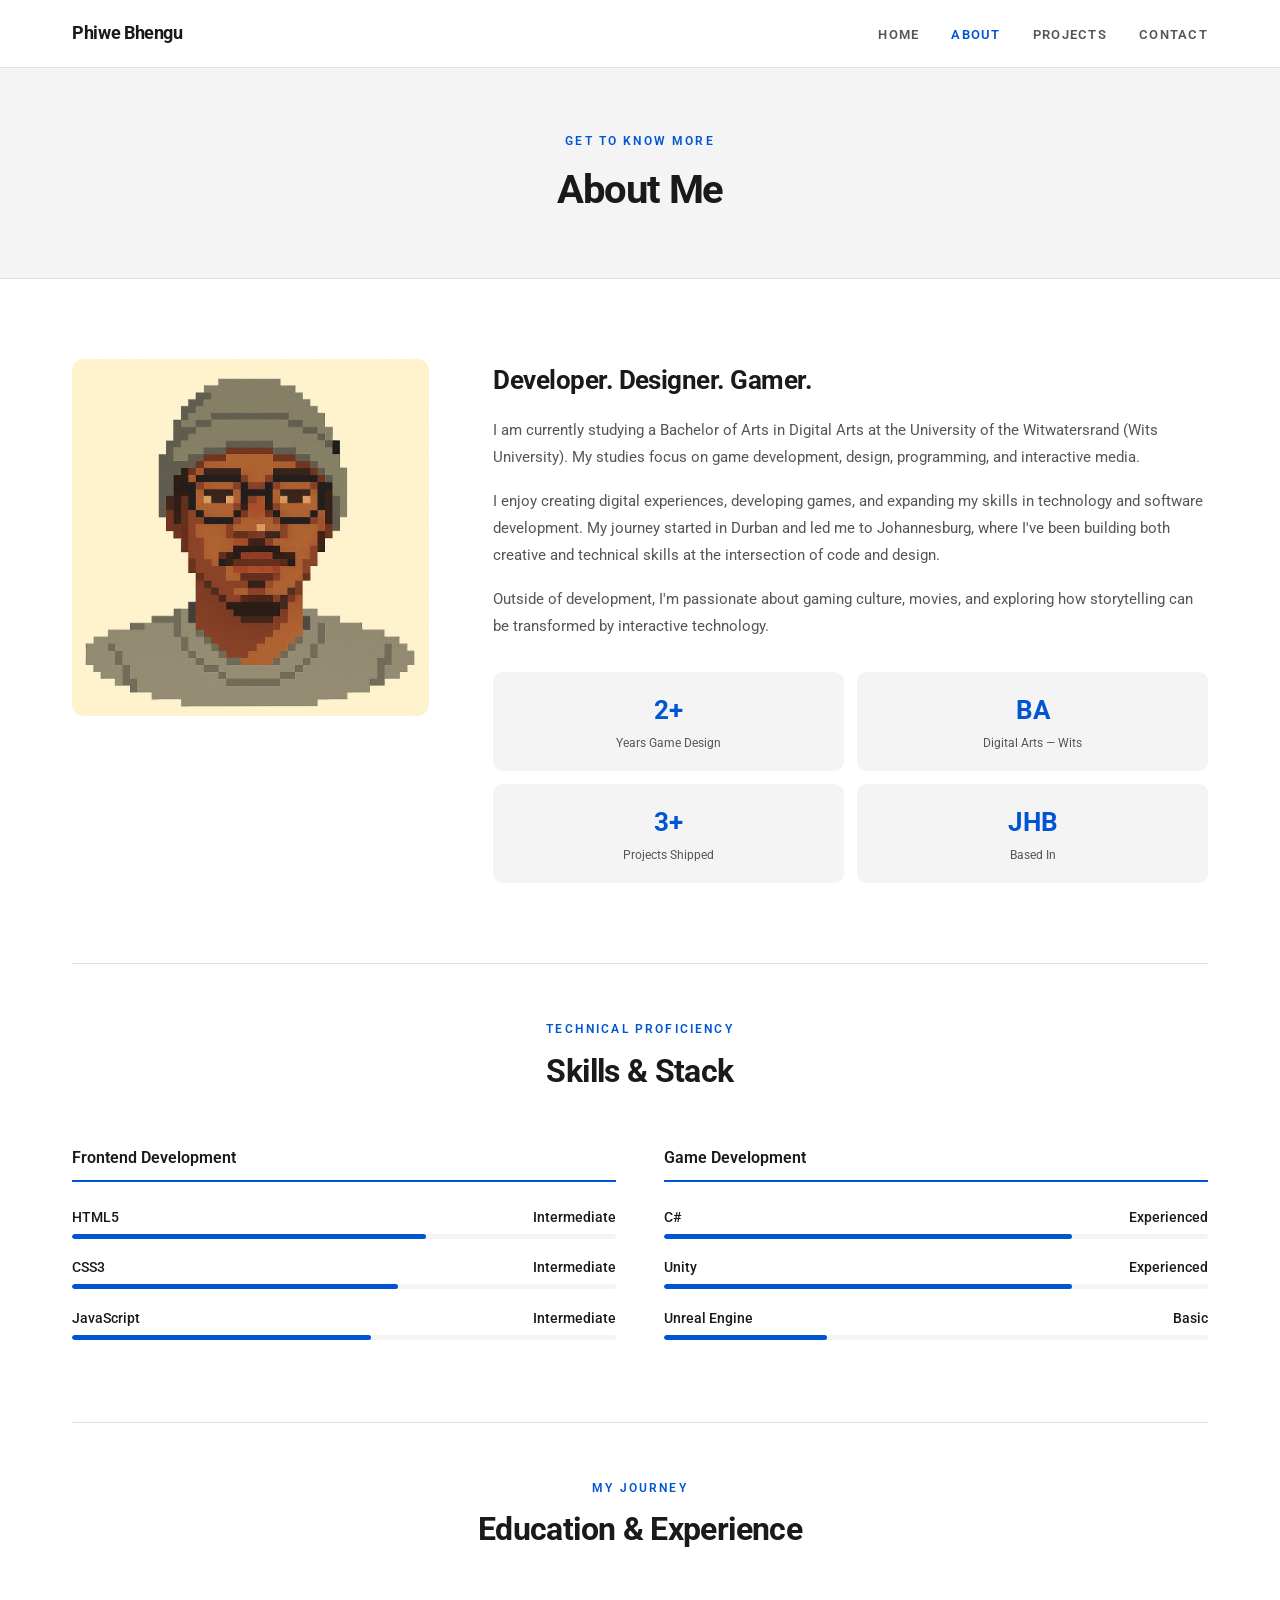
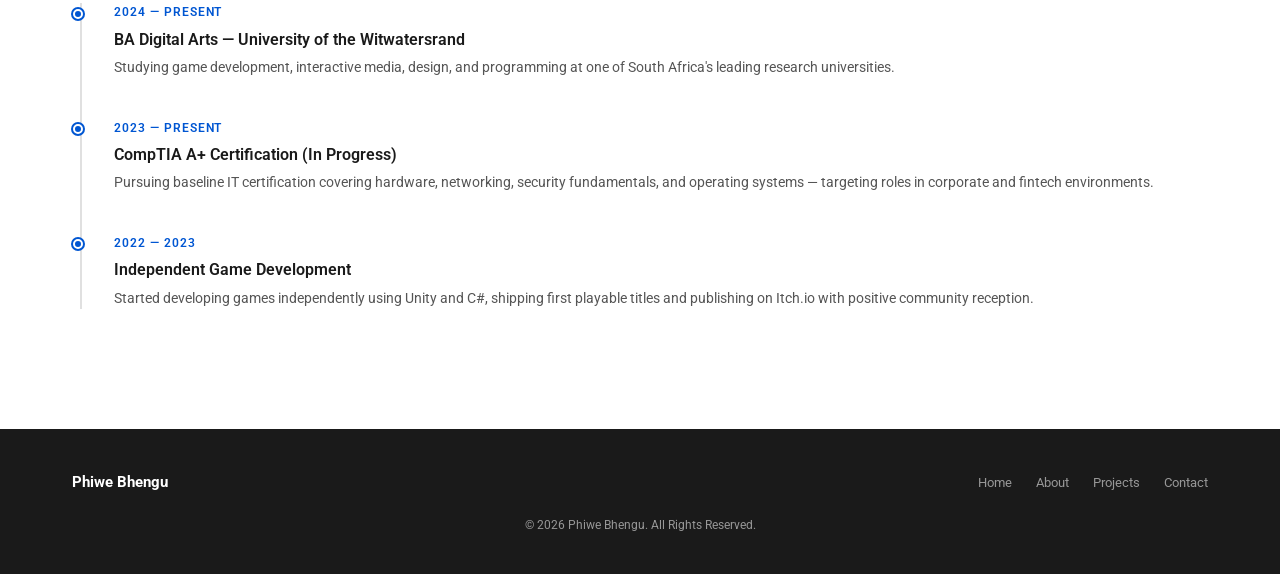
<file: about.html>
<!DOCTYPE html>
<html lang="en">
<head>
  <meta charset="UTF-8" />
  <meta name="viewport" content="width=device-width, initial-scale=1.0" />
  <title>About — Phiwe Bhengu</title>
  <link rel="stylesheet" href="style.css" />
  <link rel="stylesheet" href="mediaqueries.css" />
</head>
<body>

  <div id="nav-placeholder"></div>

  <main>

    <div class="page-hero">
      <div class="container">
        <p class="overline">Get To Know More</p>
        <h1>About Me</h1>
      </div>
    </div>

    <section class="page-section">
      <div class="container">

        <!-- ===== BIO SECTION ===== -->
        <div class="about-grid">
          <div>
            <img
              src="./Assets/Profile Pic 1.jpeg"
              alt="Phiwe Bhengu"
              class="about-image"
            />
          </div>
          <div class="about-text">
            <h2>Developer. Designer. Gamer.</h2>
            <p>
              I am currently studying a Bachelor of Arts in Digital Arts at the 
              University of the Witwatersrand (Wits University). My studies 
              focus on game development, design, programming, and interactive media.
            </p>
            <p>
              I enjoy creating digital experiences, developing games, and expanding 
              my skills in technology and software development. My journey started 
              in Durban and led me to Johannesburg, where I've been building both 
              creative and technical skills at the intersection of code and design.
            </p>
            <p>
              Outside of development, I'm passionate about gaming culture, movies, 
              and exploring how storytelling can be transformed by interactive 
              technology.
            </p>

            <div class="stat-grid">
              <div class="stat-box">
                <div class="number">2+</div>
                <div class="label">Years Game Design</div>
              </div>
              <div class="stat-box">
                <div class="number">BA</div>
                <div class="label">Digital Arts — Wits</div>
              </div>
              <div class="stat-box">
                <div class="number">3+</div>
                <div class="label">Projects Shipped</div>
              </div>
              <div class="stat-box">
                <div class="number">JHB</div>
                <div class="label">Based In</div>
              </div>
            </div>
          </div>
        </div>

        <hr class="divider" />

        <!-- ===== SKILLS SECTION ===== -->
        <div class="section-header">
          <p class="overline">Technical Proficiency</p>
          <h2>Skills &amp; Stack</h2>
        </div>

        <div class="skills-grid">
          <div class="skill-category">
            <h3>Frontend Development</h3>
            <div class="skill-item">
              <div class="skill-header">
                <span>HTML5</span><span>Intermediate</span>
              </div>
              <div class="skill-bar">
                <div class="skill-fill" data-width="65%"></div>
              </div>
            </div>
            <div class="skill-item">
              <div class="skill-header">
                <span>CSS3</span><span>Intermediate</span>
              </div>
              <div class="skill-bar">
                <div class="skill-fill" data-width="60%"></div>
              </div>
            </div>
            <div class="skill-item">
              <div class="skill-header">
                <span>JavaScript</span><span>Intermediate</span>
              </div>
              <div class="skill-bar">
                <div class="skill-fill" data-width="55%"></div>
              </div>
            </div>
          </div>

          <div class="skill-category">
            <h3>Game Development</h3>
            <div class="skill-item">
              <div class="skill-header">
                <span>C#</span><span>Experienced</span>
              </div>
              <div class="skill-bar">
                <div class="skill-fill" data-width="75%"></div>
              </div>
            </div>
            <div class="skill-item">
              <div class="skill-header">
                <span>Unity</span><span>Experienced</span>
              </div>
              <div class="skill-bar">
                <div class="skill-fill" data-width="75%"></div>
              </div>
            </div>
            <div class="skill-item">
              <div class="skill-header">
                <span>Unreal Engine</span><span>Basic</span>
              </div>
              <div class="skill-bar">
                <div class="skill-fill" data-width="30%"></div>
              </div>
            </div>
          </div>
        </div>

        <hr class="divider" />

        <!-- ===== EXPERIENCE TIMELINE ===== -->
        <div class="section-header">
          <p class="overline">My Journey</p>
          <h2>Education &amp; Experience</h2>
        </div>

        <div class="timeline">
          <div class="timeline-item">
            <div class="timeline-year">2024 — Present</div>
            <h4>BA Digital Arts — University of the Witwatersrand</h4>
            <p>
              Studying game development, interactive media, design, and programming 
              at one of South Africa's leading research universities.
            </p>
          </div>
          <div class="timeline-item">
            <div class="timeline-year">2023 — Present</div>
            <h4>CompTIA A+ Certification (In Progress)</h4>
            <p>
              Pursuing baseline IT certification covering hardware, networking, 
              security fundamentals, and operating systems — targeting roles 
              in corporate and fintech environments.
            </p>
          </div>
          <div class="timeline-item">
            <div class="timeline-year">2022 — 2023</div>
            <h4>Independent Game Development</h4>
            <p>
              Started developing games independently using Unity and C#, 
              shipping first playable titles and publishing on Itch.io 
              with positive community reception.
            </p>
          </div>
        </div>

      </div>
    </section>

  </main>

  <div id="footer-placeholder"></div>
  <script src="script.js"></script>
</body>
</html>
</file>
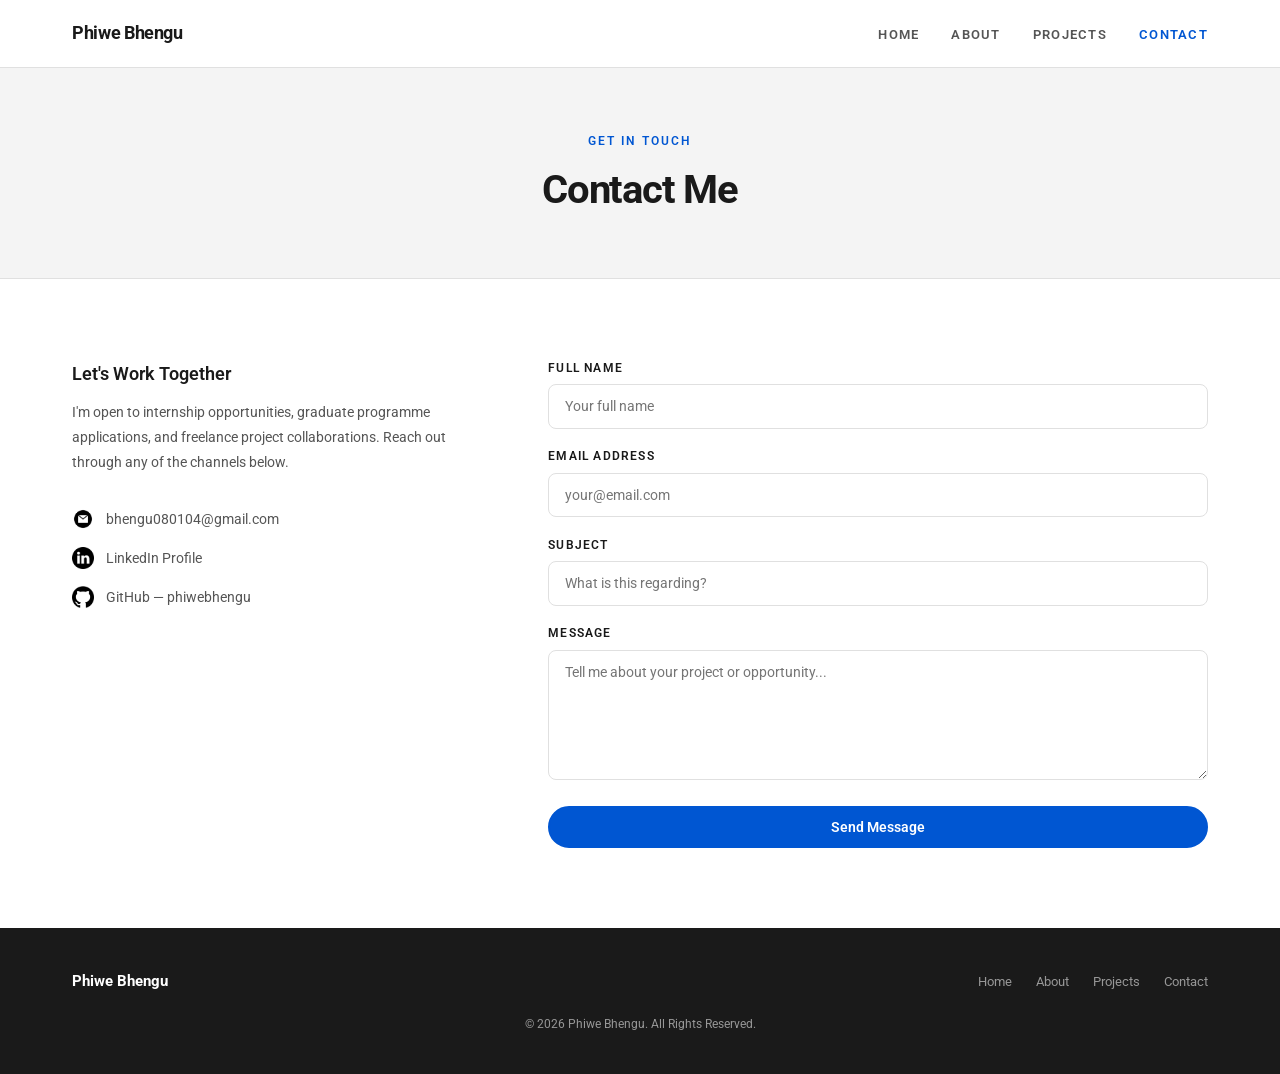
<file: contact.html>
<!DOCTYPE html>
<html lang="en">
<head>
  <meta charset="UTF-8" />
  <meta name="viewport" content="width=device-width, initial-scale=1.0" />
  <title>Contact — Phiwe Bhengu</title>
  <link rel="stylesheet" href="style.css" />
  <link rel="stylesheet" href="mediaqueries.css" />
</head>
<body>

  <div id="nav-placeholder"></div>

  <main>

    <div class="page-hero">
      <div class="container">
        <p class="overline">Get In Touch</p>
        <h1>Contact Me</h1>
      </div>
    </div>

    <section class="page-section">
      <div class="container">
        <div class="contact-layout">

          <!-- Left: Contact info -->
          <div class="contact-info">
            <h3>Let's Work Together</h3>
            <p>
              I'm open to internship opportunities, graduate programme 
              applications, and freelance project collaborations. 
              Reach out through any of the channels below.
            </p>

            <a href="mailto:bhengu080104@gmail.com" class="contact-link">
              <img src="./Assets/email.png" alt="Email" class="icon" />
              bhengu080104@gmail.com
            </a>

            <a
              href="https://www.linkedin.com/in/phiwebhengu/"
              class="contact-link"
              target="_blank"
              rel="noopener"
            >
              <img src="./Assets/linkedin.png" alt="LinkedIn" class="icon" />
              LinkedIn Profile
            </a>

            <a
              href="https://github.com/phiwebhengu"
              class="contact-link"
              target="_blank"
              rel="noopener"
            >
              <img src="./Assets/github.png" alt="GitHub" class="icon" />
              GitHub — phiwebhengu
            </a>
          </div>

          <!-- Right: Contact form (Interaction 4) -->
          <div>
            <form id="contact-form" novalidate>

              <div class="form-group">
                <label for="name">Full Name</label>
                <input
                  type="text"
                  id="name"
                  name="name"
                  placeholder="Your full name"
                  autocomplete="name"
                />
                <span class="form-error" id="name-error">
                  Please enter your name.
                </span>
              </div>

              <div class="form-group">
                <label for="email">Email Address</label>
                <input
                  type="email"
                  id="email"
                  name="email"
                  placeholder="your@email.com"
                  autocomplete="email"
                />
                <span class="form-error" id="email-error">
                  Please enter a valid email address.
                </span>
              </div>

              <div class="form-group">
                <label for="subject">Subject</label>
                <input
                  type="text"
                  id="subject"
                  name="subject"
                  placeholder="What is this regarding?"
                />
                <span class="form-error" id="subject-error">
                  Please enter a subject.
                </span>
              </div>

              <div class="form-group">
                <label for="message">Message</label>
                <textarea
                  id="message"
                  name="message"
                  placeholder="Tell me about your project or opportunity..."
                ></textarea>
                <span class="form-error" id="message-error">
                  Please enter a message.
                </span>
              </div>

              <button type="submit" class="btn btn-primary" style="width:100%;">
                Send Message
              </button>

            </form>

            <!-- Success state (shown after valid submit) -->
            <div class="form-success" id="form-success">
              <h3>Message Sent!</h3>
              <p>Thanks for reaching out. I'll get back to you within 1–2 business days.</p>
            </div>
          </div>

        </div>
      </div>
    </section>

  </main>

  <div id="footer-placeholder"></div>
  <script src="script.js"></script>
</body>
</html>
</file>
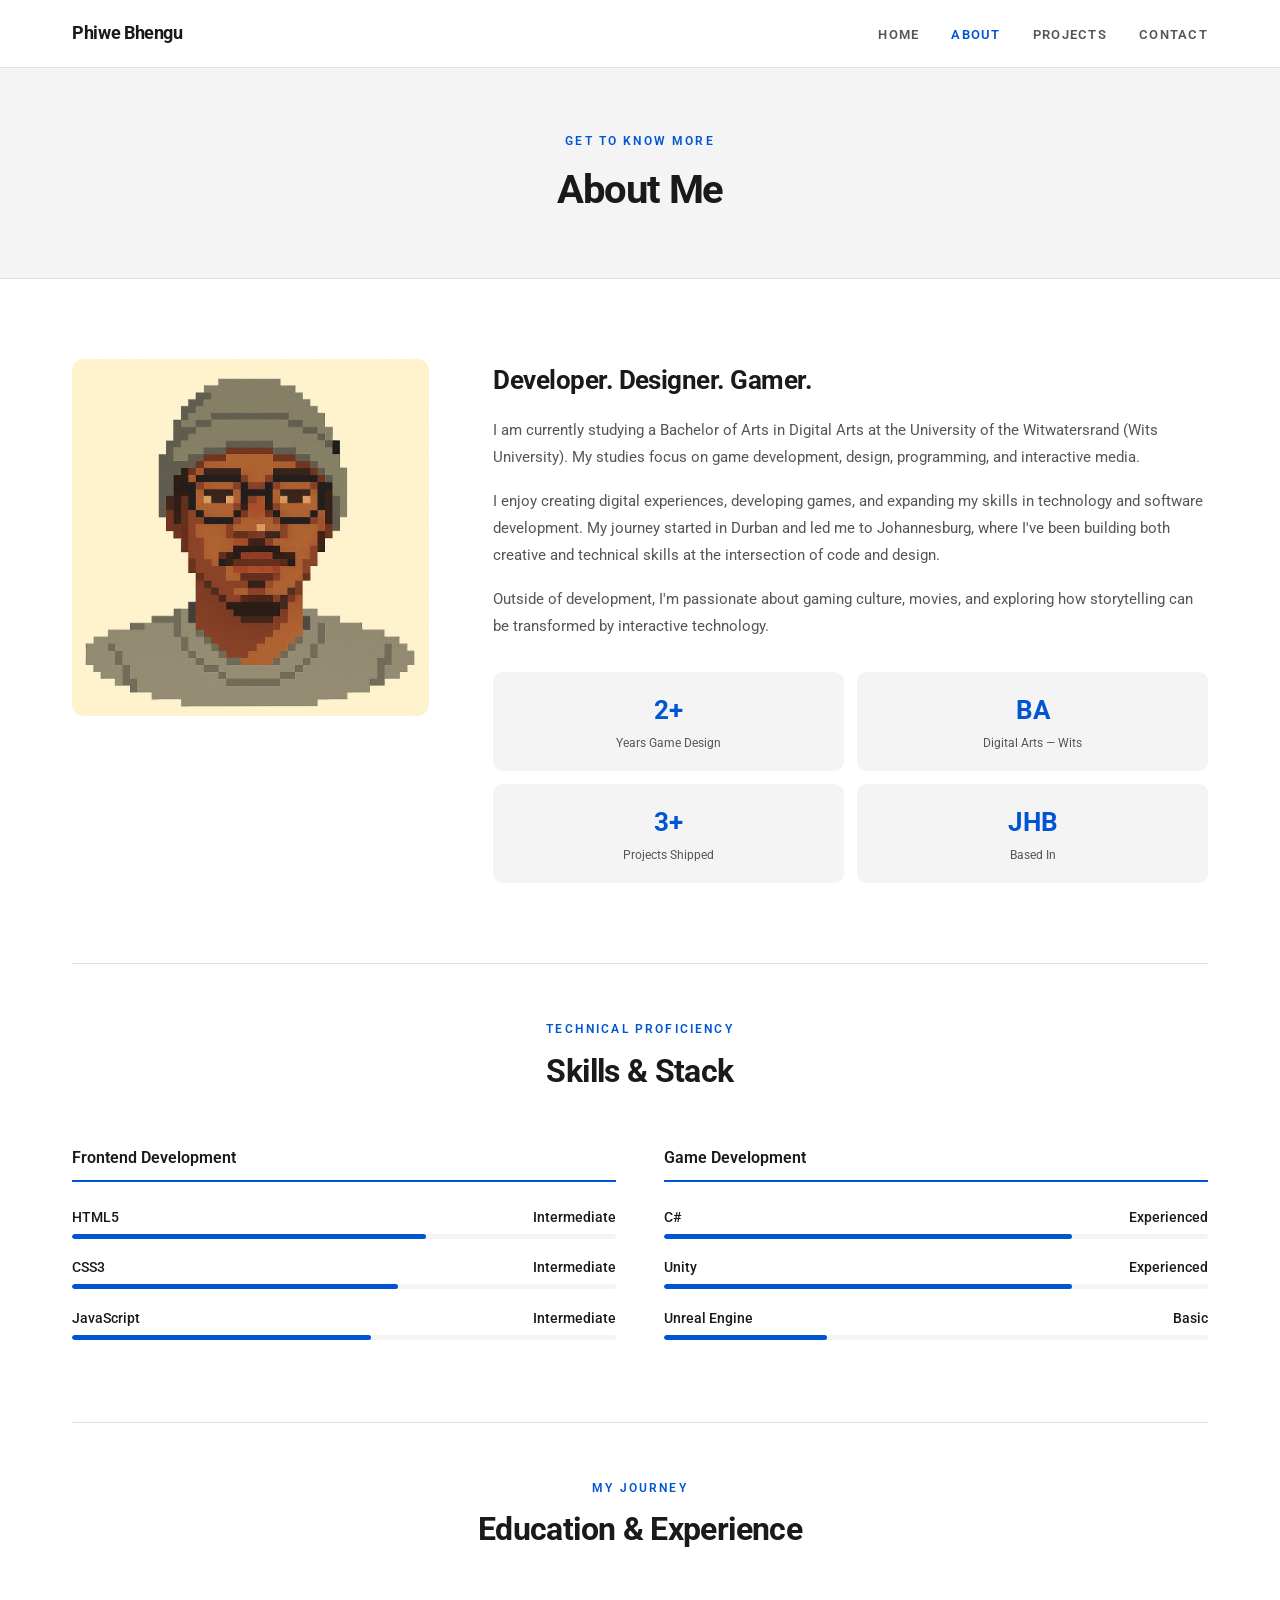
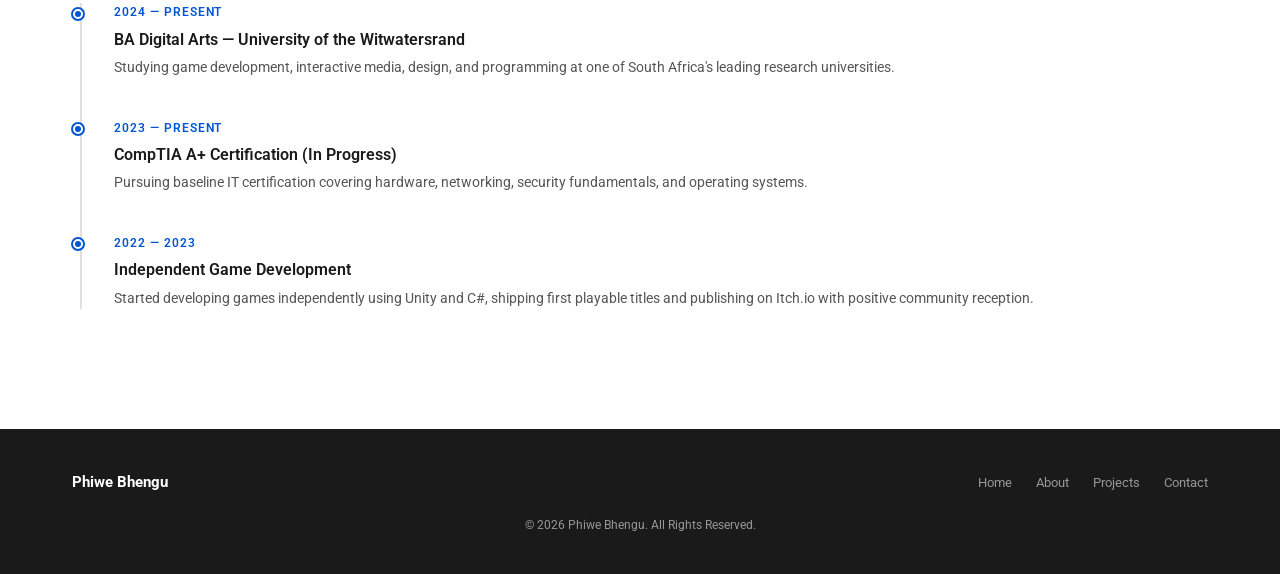
<file: HTML/about.html>
<!doctype html>
<html lang="en">
  <head>
    <meta charset="UTF-8" />
    <meta name="viewport" content="width=device-width, initial-scale=1.0" />
    <title>About — Phiwe Bhengu</title>
    <link rel="stylesheet" href="../CSS/style.css" />
    <link rel="stylesheet" href="../CSS/mediaqueries.css" />
  </head>
  <body>
    <div id="nav-placeholder"></div>

    <main>
      <div class="page-hero">
        <div class="container">
          <p class="overline">Get To Know More</p>
          <h1>About Me</h1>
        </div>
      </div>

      <section class="page-section">
        <div class="container">
          <!-- ===== BIO SECTION ===== -->
          <div class="about-grid">
            <div>
              <img
                src="../Assets/Profile Pic 1.jpeg"
                alt="Phiwe Bhengu"
                class="about-image"
              />
            </div>
            <div class="about-text">
              <h2>Developer. Designer. Gamer.</h2>
              <p>
                I am currently studying a Bachelor of Arts in Digital Arts at
                the University of the Witwatersrand (Wits University). My
                studies focus on game development, design, programming, and
                interactive media.
              </p>
              <p>
                I enjoy creating digital experiences, developing games, and
                expanding my skills in technology and software development. My
                journey started in Durban and led me to Johannesburg, where I've
                been building both creative and technical skills at the
                intersection of code and design.
              </p>
              <p>
                Outside of development, I'm passionate about gaming culture,
                movies, and exploring how storytelling can be transformed by
                interactive technology.
              </p>

              <div class="stat-grid">
                <div class="stat-box">
                  <div class="number">2+</div>
                  <div class="label">Years Game Design</div>
                </div>
                <div class="stat-box">
                  <div class="number">BA</div>
                  <div class="label">Digital Arts — Wits</div>
                </div>
                <div class="stat-box">
                  <div class="number">3+</div>
                  <div class="label">Projects Shipped</div>
                </div>
                <div class="stat-box">
                  <div class="number">JHB</div>
                  <div class="label">Based In</div>
                </div>
              </div>
            </div>
          </div>

          <hr class="divider" />

          <!-- ===== SKILLS SECTION ===== -->
          <div class="section-header">
            <p class="overline">Technical Proficiency</p>
            <h2>Skills &amp; Stack</h2>
          </div>

          <div class="skills-grid">
            <div class="skill-category">
              <h3>Frontend Development</h3>
              <div class="skill-item">
                <div class="skill-header">
                  <span>HTML5</span><span>Intermediate</span>
                </div>
                <div class="skill-bar">
                  <div class="skill-fill" data-width="65%"></div>
                </div>
              </div>
              <div class="skill-item">
                <div class="skill-header">
                  <span>CSS3</span><span>Intermediate</span>
                </div>
                <div class="skill-bar">
                  <div class="skill-fill" data-width="60%"></div>
                </div>
              </div>
              <div class="skill-item">
                <div class="skill-header">
                  <span>JavaScript</span><span>Intermediate</span>
                </div>
                <div class="skill-bar">
                  <div class="skill-fill" data-width="55%"></div>
                </div>
              </div>
            </div>

            <div class="skill-category">
              <h3>Game Development</h3>
              <div class="skill-item">
                <div class="skill-header">
                  <span>C#</span><span>Experienced</span>
                </div>
                <div class="skill-bar">
                  <div class="skill-fill" data-width="75%"></div>
                </div>
              </div>
              <div class="skill-item">
                <div class="skill-header">
                  <span>Unity</span><span>Experienced</span>
                </div>
                <div class="skill-bar">
                  <div class="skill-fill" data-width="75%"></div>
                </div>
              </div>
              <div class="skill-item">
                <div class="skill-header">
                  <span>Unreal Engine</span><span>Basic</span>
                </div>
                <div class="skill-bar">
                  <div class="skill-fill" data-width="30%"></div>
                </div>
              </div>
            </div>
          </div>

          <hr class="divider" />

          <!-- ===== EXPERIENCE TIMELINE ===== -->
          <div class="section-header">
            <p class="overline">My Journey</p>
            <h2>Education &amp; Experience</h2>
          </div>

          <div class="timeline">
            <div class="timeline-item">
              <div class="timeline-year">2024 — Present</div>
              <h4>BA Digital Arts — University of the Witwatersrand</h4>
              <p>
                Studying game development, interactive media, design, and
                programming at one of South Africa's leading research
                universities.
              </p>
            </div>
            <div class="timeline-item">
              <div class="timeline-year">2023 — Present</div>
              <h4>CompTIA A+ Certification (In Progress)</h4>
              <p>
                Pursuing baseline IT certification covering hardware,
                networking, security fundamentals, and operating systems.
              </p>
            </div>
            <div class="timeline-item">
              <div class="timeline-year">2022 — 2023</div>
              <h4>Independent Game Development</h4>
              <p>
                Started developing games independently using Unity and C#,
                shipping first playable titles and publishing on Itch.io with
                positive community reception.
              </p>
            </div>
          </div>
        </div>
      </section>
    </main>

    <div id="footer-placeholder"></div>
    <script src="../JavaScript/script.js"></script>
  </body>
</html>
</file>
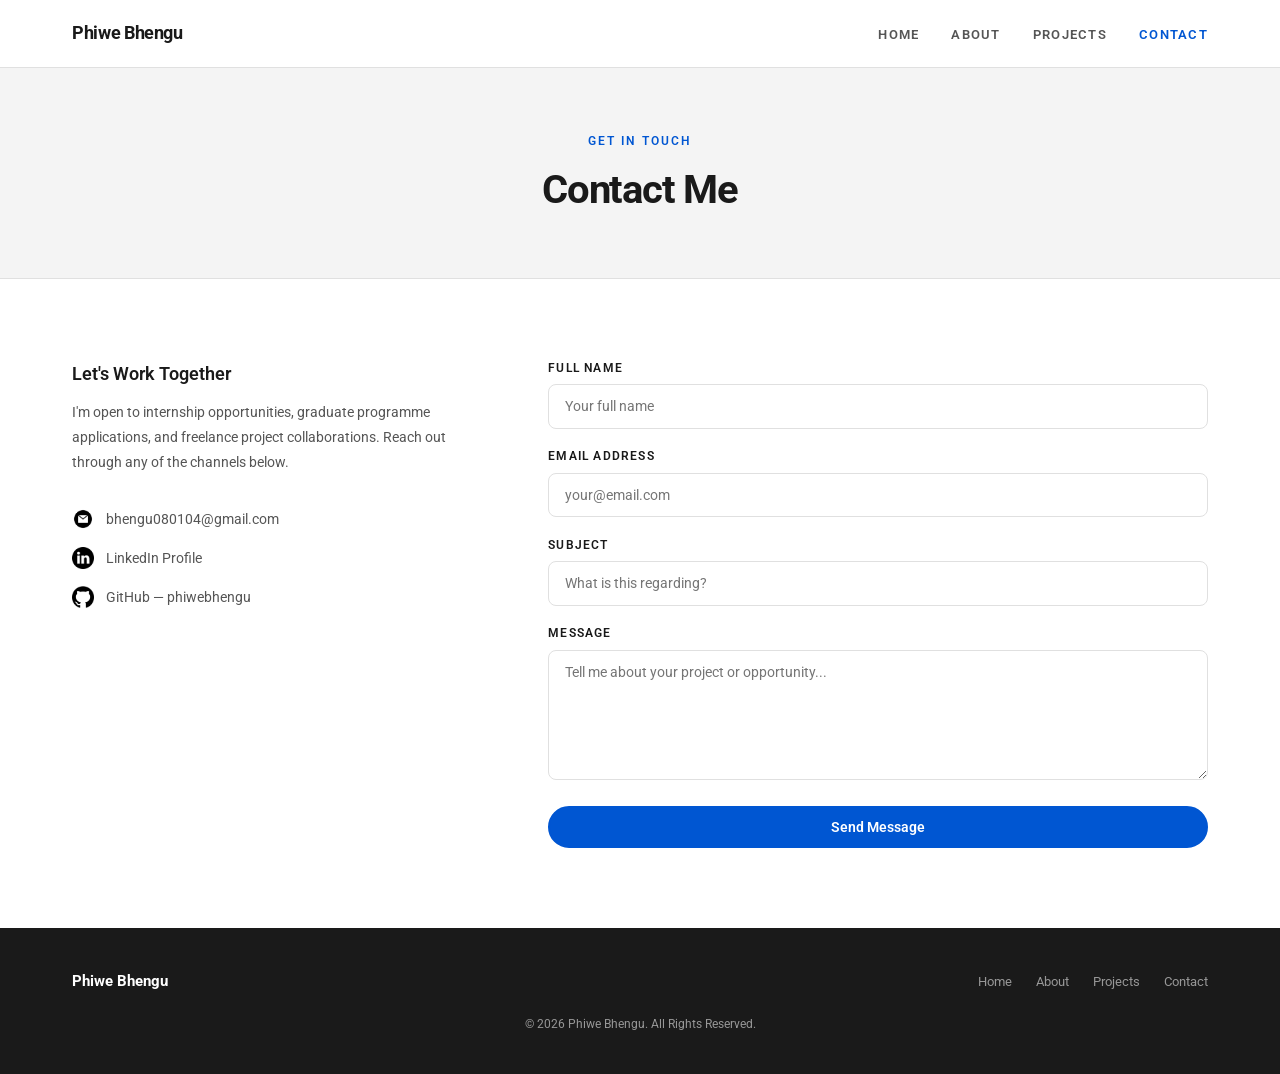
<file: HTML/contact.html>
<!DOCTYPE html>
<html lang="en">
<head>
  <meta charset="UTF-8" />
  <meta name="viewport" content="width=device-width, initial-scale=1.0" />
  <title>Contact — Phiwe Bhengu</title>
  <link rel="stylesheet" href="../CSS/style.css" />
  <link rel="stylesheet" href="../CSS/mediaqueries.css" />
</head>
<body>

  <div id="nav-placeholder"></div>

  <main>

    <div class="page-hero">
      <div class="container">
        <p class="overline">Get In Touch</p>
        <h1>Contact Me</h1>
      </div>
    </div>

    <section class="page-section">
      <div class="container">
        <div class="contact-layout">

          <!-- Left: Contact info -->
          <div class="contact-info">
            <h3>Let's Work Together</h3>
            <p>
              I'm open to internship opportunities, graduate programme 
              applications, and freelance project collaborations. 
              Reach out through any of the channels below.
            </p>

            <a href="mailto:bhengu080104@gmail.com" class="contact-link">
              <img src="../Assets/email.png" alt="Email" class="icon" />
              bhengu080104@gmail.com
            </a>

            <a
              href="https://www.linkedin.com/in/phiwebhengu/"
              class="contact-link"
              target="_blank"
              rel="noopener"
            >
              <img src="../Assets/linkedin.png" alt="LinkedIn" class="icon" />
              LinkedIn Profile
            </a>

            <a
              href="https://github.com/phiwebhengu"
              class="contact-link"
              target="_blank"
              rel="noopener"
            >
              <img src="../Assets/github.png" alt="GitHub" class="icon" />
              GitHub — phiwebhengu
            </a>
          </div>

          <!-- Right: Contact form (Interaction 4) -->
          <div>
            <form id="contact-form" novalidate>

              <div class="form-group">
                <label for="name">Full Name</label>
                <input
                  type="text"
                  id="name"
                  name="name"
                  placeholder="Your full name"
                  autocomplete="name"
                />
                <span class="form-error" id="name-error">
                  Please enter your name.
                </span>
              </div>

              <div class="form-group">
                <label for="email">Email Address</label>
                <input
                  type="email"
                  id="email"
                  name="email"
                  placeholder="your@email.com"
                  autocomplete="email"
                />
                <span class="form-error" id="email-error">
                  Please enter a valid email address.
                </span>
              </div>

              <div class="form-group">
                <label for="subject">Subject</label>
                <input
                  type="text"
                  id="subject"
                  name="subject"
                  placeholder="What is this regarding?"
                />
                <span class="form-error" id="subject-error">
                  Please enter a subject.
                </span>
              </div>

              <div class="form-group">
                <label for="message">Message</label>
                <textarea
                  id="message"
                  name="message"
                  placeholder="Tell me about your project or opportunity..."
                ></textarea>
                <span class="form-error" id="message-error">
                  Please enter a message.
                </span>
              </div>

              <button type="submit" class="btn btn-primary" style="width:100%;">
                Send Message
              </button>

            </form>

            <!-- Success state (shown after valid submit) -->
            <div class="form-success" id="form-success">
              <h3>Message Sent!</h3>
              <p>Thanks for reaching out. I'll get back to you within 1–2 business days.</p>
            </div>
          </div>

        </div>
      </div>
    </section>

  </main>

  <div id="footer-placeholder"></div>
  <script src="../JavaScript/script.js"></script>
</body>
</html>
</file>
<file: style.css>
/* ============================================================
   PHIWE BHENGU — PORTFOLIO
   Style: Swiss/Editorial Minimal (PRD-aligned)
   ============================================================ */

@import url("https://fonts.googleapis.com/css2?family=Roboto:wght@300;400;500;600;700&family=Roboto+Mono:wght@400;500&display=swap");

/* === CSS VARIABLES (PRD Color System) === */
:root {
  --bg:        #FFFFFF;
  --text:      #1A1A1A;
  --accent:    #0056D2;
  --neutral:   #F4F4F4;
  --border:    #E0E0E0;
  --muted:     #555555;
  --max-w:     1200px;
  --nav-h:     68px;
  --radius:    0.75rem;
}

/* === RESET === */
*, *::before, *::after { margin: 0; padding: 0; box-sizing: border-box; }
html { scroll-behavior: smooth; font-size: 16px; }
body { font-family: 'Roboto', sans-serif; background: var(--bg); color: var(--text); line-height: 1.6; }
a { text-decoration: none; color: inherit; transition: color 300ms ease; }
img { display: block; max-width: 100%; }
ul { list-style: none; }
button { font-family: inherit; cursor: pointer; }

/* === CONTAINER === */
.container { max-width: var(--max-w); margin: 0 auto; padding: 0 2rem; }

/* ============================================================
   NAVIGATION  (Interaction 1 — injected via script.js)
   ============================================================ */
nav {
  position: fixed; top: 0; left: 0; right: 0;
  background: rgba(255,255,255,0.97);
  border-bottom: 1px solid var(--border);
  height: var(--nav-h);
  z-index: 1000;
  backdrop-filter: blur(8px);
}
.nav-inner {
  display: flex; align-items: center; justify-content: space-between;
  height: 100%; max-width: var(--max-w); margin: 0 auto; padding: 0 2rem;
}
.nav-logo {
  font-size: 1.1rem; font-weight: 700;
  letter-spacing: -0.02em; color: var(--text);
}
.nav-links { display: flex; gap: 2rem; }
.nav-links a {
  font-size: 0.8rem; font-weight: 600; color: var(--muted);
  letter-spacing: 0.1em; text-transform: uppercase;
}
.nav-links a:hover, .nav-links a.active { color: var(--accent); }

/* Hamburger icon */
.hamburger-icon {
  display: none;
  flex-direction: column; justify-content: space-between;
  height: 18px; width: 24px; cursor: pointer;
}
.hamburger-icon span {
  height: 2px; width: 100%;
  background: var(--text); transition: all 0.3s ease;
}
.hamburger-icon.open span:first-child  { transform: rotate(45deg) translate(7px, 4px); }
.hamburger-icon.open span:nth-child(2) { opacity: 0; }
.hamburger-icon.open span:last-child   { transform: rotate(-45deg) translate(7px, -4px); }

/* Mobile dropdown */
.mobile-menu {
  display: none;
  position: fixed; top: var(--nav-h); left: 0; right: 0;
  background: var(--bg); border-bottom: 1px solid var(--border);
  padding: 1.25rem 2rem; z-index: 999;
}
.mobile-menu.open { display: block; }
.mobile-menu ul { display: flex; flex-direction: column; gap: 0.85rem; }
.mobile-menu a { font-size: 0.9rem; font-weight: 600; letter-spacing: 0.08em; text-transform: uppercase; }

/* Main offset for fixed nav */
main { padding-top: var(--nav-h); }

/* ============================================================
   BUTTONS
   ============================================================ */
.btn {
  display: inline-flex; align-items: center; justify-content: center; gap: 0.4rem;
  padding: 0.7rem 1.6rem; border-radius: 2rem;
  font-size: 0.875rem; font-weight: 600;
  transition: all 300ms ease; border: 2px solid transparent; white-space: nowrap;
}
.btn-primary { background: var(--accent); color: #fff; border-color: var(--accent); }
.btn-primary:hover { background: #0044AA; border-color: #0044AA; }
.btn-outline { background: transparent; color: var(--text); border-color: var(--border); }
.btn-outline:hover { border-color: var(--text); }
.btn-sm { padding: 0.45rem 1rem; font-size: 0.8rem; }

/* ============================================================
   TAGS
   ============================================================ */
.tag {
  display: inline-block;
  font-size: 0.68rem; font-weight: 600; letter-spacing: 0.08em; text-transform: uppercase;
  color: var(--accent); background: rgba(0,86,210,0.08);
  padding: 0.2rem 0.65rem; border-radius: 999px;
}

/* ============================================================
   SECTION HEADER (reusable)
   ============================================================ */
.section-header { text-align: center; margin-bottom: 3rem; }
.section-header .overline {
  font-size: 0.75rem; font-weight: 600; letter-spacing: 0.18em;
  text-transform: uppercase; color: var(--accent); margin-bottom: 0.4rem;
}
.section-header h2 { font-size: 2rem; font-weight: 700; letter-spacing: -0.02em; }

/* Page-level hero band */
.page-hero {
  background: var(--neutral); padding: 4rem 0 3.5rem;
  text-align: center; border-bottom: 1px solid var(--border);
}
.page-hero .overline {
  font-size: 0.75rem; font-weight: 600; letter-spacing: 0.18em;
  text-transform: uppercase; color: var(--accent); margin-bottom: 0.4rem;
}
.page-hero h1 { font-size: 2.5rem; font-weight: 700; letter-spacing: -0.03em; }

.page-section { padding: 5rem 0; }

/* ============================================================
   HOME — HERO
   ============================================================ */
.hero {
  min-height: calc(100vh - var(--nav-h));
  display: flex; align-items: center;
}
.hero-inner {
  display: grid; grid-template-columns: 1fr 1fr;
  gap: 4rem; align-items: center;
  padding: 5rem 2rem;
  max-width: var(--max-w); margin: 0 auto;
}
.hero-text .label {
  font-size: 0.8rem; font-weight: 600; color: var(--accent);
  letter-spacing: 0.18em; text-transform: uppercase; margin-bottom: 0.75rem;
}
.hero-text h1 {
  font-size: 3.25rem; font-weight: 700;
  line-height: 1.08; letter-spacing: -0.03em; margin-bottom: 0.75rem;
}
.hero-text .subtitle {
  font-size: 1.15rem; color: var(--muted); margin-bottom: 0.75rem; font-weight: 400;
}
.hero-text .bio {
  font-size: 0.95rem; color: var(--muted); line-height: 1.75; margin-bottom: 2rem;
}
.hero-actions { display: flex; gap: 0.85rem; flex-wrap: wrap; }
.hero-socials { display: flex; gap: 0.85rem; margin-top: 1.5rem; align-items: center; }
.hero-socials .icon { height: 1.6rem; opacity: 0.65; transition: opacity 300ms; cursor: pointer; }
.hero-socials .icon:hover { opacity: 1; }
.hero-image { display: flex; justify-content: center; }
.hero-image img {
  width: 100%; max-width: 380px;
  border-radius: 1.5rem;
  object-fit: cover;
}

/* Featured section */
.featured { background: var(--neutral); padding: 5rem 0; border-top: 1px solid var(--border); }

/* ============================================================
   PROJECT CARDS
   ============================================================ */
.project-grid {
  display: grid;
  grid-template-columns: repeat(auto-fill, minmax(300px, 1fr));
  gap: 1.75rem;
}
.project-card {
  background: var(--bg); border: 1px solid var(--border);
  border-radius: var(--radius); overflow: hidden;
  transition: transform 300ms ease, box-shadow 300ms ease;
}
.project-card:hover { transform: translateY(-4px); box-shadow: 0 12px 32px rgba(0,0,0,0.08); }
.project-card.hidden { display: none; }

.card-image {
  width: 100%; aspect-ratio: 16/9; object-fit: cover;
  cursor: zoom-in;
}
.card-body { padding: 1.4rem; }
.card-tags { display: flex; flex-wrap: wrap; gap: 0.4rem; margin-bottom: 0.75rem; }
.card-body h3 { font-size: 1.05rem; font-weight: 600; margin-bottom: 0.4rem; }
.card-body p { font-size: 0.875rem; color: var(--muted); margin-bottom: 1.1rem; line-height: 1.65; }
.card-actions { display: flex; gap: 0.6rem; flex-wrap: wrap; }

/* ============================================================
   FILTER BAR  (Interaction 2)
   ============================================================ */
.filter-bar { display: flex; gap: 0.6rem; flex-wrap: wrap; margin-bottom: 2.5rem; }
.filter-btn {
  padding: 0.45rem 1.1rem; border-radius: 2rem;
  border: 1px solid var(--border); background: transparent;
  font-size: 0.8rem; font-weight: 600;
  letter-spacing: 0.06em; text-transform: uppercase;
  transition: all 300ms ease; color: var(--muted);
}
.filter-btn:hover, .filter-btn.active {
  background: var(--accent); color: #fff; border-color: var(--accent);
}

/* ============================================================
   MODAL / LIGHTBOX  (Interaction 3)
   ============================================================ */
.modal-overlay {
  position: fixed; inset: 0;
  background: rgba(0,0,0,0.88);
  z-index: 9000; display: flex;
  align-items: center; justify-content: center;
  padding: 2rem;
  opacity: 0; visibility: hidden; transition: all 300ms ease;
}
.modal-overlay.open { opacity: 1; visibility: visible; }
.modal-content {
  max-width: 900px; width: 100%; max-height: 88vh;
  object-fit: contain; border-radius: 0.5rem;
}
.modal-close {
  position: fixed; top: 1.25rem; right: 1.75rem;
  color: #fff; font-size: 2.25rem; line-height: 1;
  background: none; border: none; cursor: pointer; opacity: 0.8;
}
.modal-close:hover { opacity: 1; }

/* ============================================================
   ABOUT PAGE
   ============================================================ */
.about-grid {
  display: grid; grid-template-columns: 1fr 2fr;
  gap: 4rem; align-items: start; margin-bottom: 5rem;
}
.about-image { width: 100%; border-radius: var(--radius); object-fit: cover; }
.about-text h2 { font-size: 1.65rem; font-weight: 700; margin-bottom: 1rem; letter-spacing: -0.02em; }
.about-text p { font-size: 0.95rem; color: var(--muted); margin-bottom: 1rem; line-height: 1.8; }

.stat-grid { display: grid; grid-template-columns: 1fr 1fr; gap: 0.85rem; margin-top: 2rem; }
.stat-box { background: var(--neutral); border-radius: 0.6rem; padding: 1.1rem; text-align: center; }
.stat-box .number { font-size: 1.6rem; font-weight: 700; color: var(--accent); }
.stat-box .label { font-size: 0.75rem; color: var(--muted); margin-top: 0.2rem; }

/* Skills */
.skills-grid { display: grid; grid-template-columns: 1fr 1fr; gap: 3rem; margin-bottom: 4rem; }
.skill-category h3 {
  font-size: 1rem; font-weight: 600; margin-bottom: 1.5rem;
  padding-bottom: 0.6rem; border-bottom: 2px solid var(--accent);
}
.skill-item { margin-bottom: 1.1rem; }
.skill-header { display: flex; justify-content: space-between; margin-bottom: 0.35rem; font-size: 0.875rem; font-weight: 500; }
.skill-bar { height: 5px; background: var(--neutral); border-radius: 999px; overflow: hidden; }
.skill-fill { height: 100%; background: var(--accent); border-radius: 999px; width: 0; transition: width 1s ease; }

/* Timeline */
.timeline { border-left: 2px solid var(--border); padding-left: 2rem; margin-left: 0.5rem; margin-top: 2rem; }
.timeline-item { position: relative; margin-bottom: 2.5rem; }
.timeline-item::before {
  content: ''; position: absolute; left: -2.55rem; top: 0.35rem;
  width: 10px; height: 10px; border-radius: 50%;
  background: var(--accent); border: 2px solid var(--bg);
  box-shadow: 0 0 0 2px var(--accent);
}
.timeline-year { font-size: 0.75rem; font-weight: 600; color: var(--accent); letter-spacing: 0.08em; text-transform: uppercase; margin-bottom: 0.25rem; }
.timeline-item h4 { font-size: 1rem; font-weight: 600; margin-bottom: 0.25rem; }
.timeline-item p { font-size: 0.875rem; color: var(--muted); }

/* ============================================================
   CONTACT PAGE  (Interaction 4 — form validation)
   ============================================================ */
.contact-layout { display: grid; grid-template-columns: 1fr 1.6fr; gap: 4rem; align-items: start; }
.contact-info h3 { font-size: 1.15rem; font-weight: 600; margin-bottom: 0.75rem; }
.contact-info > p { font-size: 0.9rem; color: var(--muted); margin-bottom: 2rem; line-height: 1.75; }
.contact-link { display: flex; align-items: center; gap: 0.75rem; margin-bottom: 1rem; font-size: 0.9rem; color: var(--muted); }
.contact-link:hover { color: var(--accent); }
.contact-link .icon { height: 1.4rem; flex-shrink: 0; }

.form-group { margin-bottom: 1.15rem; }
.form-group label {
  display: block; font-size: 0.75rem; font-weight: 600;
  letter-spacing: 0.1em; text-transform: uppercase; margin-bottom: 0.4rem;
}
.form-group input, .form-group textarea {
  width: 100%; padding: 0.8rem 1rem;
  border: 1px solid var(--border); border-radius: 0.5rem;
  font-family: 'Roboto', sans-serif; font-size: 0.9rem;
  color: var(--text); background: var(--bg);
  transition: border-color 300ms; outline: none;
}
.form-group input:focus, .form-group textarea:focus { border-color: var(--accent); }
.form-group input.error, .form-group textarea.error { border-color: #E53E3E; }
.form-error { font-size: 0.78rem; color: #E53E3E; margin-top: 0.3rem; display: none; }
.form-error.visible { display: block; }
.form-group textarea { min-height: 130px; resize: vertical; }

.form-success {
  background: rgba(0,86,210,0.05); border: 1px solid rgba(0,86,210,0.2);
  border-radius: var(--radius); padding: 2rem; text-align: center; display: none;
}
.form-success.visible { display: block; }
.form-success h3 { font-size: 1.1rem; color: var(--accent); margin-bottom: 0.5rem; }
.form-success p { font-size: 0.9rem; color: var(--muted); }

/* ============================================================
   PROJECT DETAIL PAGE
   ============================================================ */
.project-detail-hero {
  width: 100%; aspect-ratio: 16/9; object-fit: cover;
  border-radius: var(--radius); margin-bottom: 2.5rem; cursor: zoom-in;
}
.project-meta-grid {
  display: grid; grid-template-columns: repeat(3, 1fr); gap: 1.25rem;
  background: var(--neutral); border-radius: var(--radius); padding: 1.75rem;
  margin-bottom: 3rem;
}
.meta-item .meta-label {
  font-size: 0.7rem; font-weight: 600; letter-spacing: 0.1em;
  text-transform: uppercase; color: var(--muted); margin-bottom: 0.3rem;
}
.meta-item .meta-value { font-size: 0.9rem; font-weight: 500; }

.process-grid { display: grid; grid-template-columns: 1fr 1fr; gap: 2.5rem; margin-bottom: 2.5rem; }
.process-block h3 { font-size: 1rem; font-weight: 700; margin-bottom: 0.65rem; }
.process-block p { font-size: 0.9rem; color: var(--muted); line-height: 1.8; }

.code-block {
  background: #1E1E2E; border-radius: var(--radius);
  padding: 1.5rem; margin: 1.5rem 0; overflow-x: auto;
}
.code-block pre {
  font-family: 'Roboto Mono', monospace;
  font-size: 0.82rem; color: #CDD6F4; line-height: 1.65; white-space: pre;
}

.screenshot-grid { display: grid; grid-template-columns: 1fr 1fr; gap: 1rem; margin: 1.5rem 0; }
.screenshot-grid img { width: 100%; border-radius: 0.5rem; cursor: zoom-in; }

/* ============================================================
   FOOTER
   ============================================================ */
footer { background: var(--text); color: rgba(255,255,255,0.55); padding: 2.5rem 0; }
.footer-inner {
  max-width: var(--max-w); margin: 0 auto; padding: 0 2rem;
  display: flex; align-items: center; justify-content: space-between;
  flex-wrap: wrap; gap: 1rem;
}
.footer-logo { font-weight: 700; font-size: 0.95rem; color: #fff; }
.footer-links { display: flex; gap: 1.5rem; }
.footer-links a { font-size: 0.8rem; color: rgba(255,255,255,0.55); transition: color 300ms; }
.footer-links a:hover { color: #fff; }
.footer-copy { font-size: 0.78rem; width: 100%; text-align: center; margin-top: 0.25rem; }

/* Divider utility */
.divider { border: none; border-top: 1px solid var(--border); margin: 3.5rem 0; }


/* Home page — force 3-column featured grid */
.featured-three {
  grid-template-columns: repeat(3, 1fr);
}
</file>
<file: mediaqueries.css>
/* ============================================================
   MEDIAQUERIES — Responsive Breakpoints
   ============================================================ */

/* Large Desktop → shrink fonts slightly */
@media screen and (max-width: 1280px) {
  .hero-text h1 { font-size: 2.8rem; }
}

/* Tablet — 900px */
@media screen and (max-width: 900px) {
  /* Switch to hamburger */
  .nav-links { display: none; }
  .hamburger-icon { display: flex; }

  /* Hero stacks vertically */
  .hero-inner {
    grid-template-columns: 1fr;
    text-align: center;
    padding: 3rem 1.5rem;
    gap: 2.5rem;
  }
  .hero-image { order: -1; }
  .hero-image img { max-width: 240px; margin: 0 auto; }
  .hero-actions { justify-content: center; }
  .hero-socials { justify-content: center; }
  .hero-text .label { text-align: center; }

  /* About */
  .about-grid { grid-template-columns: 1fr; gap: 2rem; }
  .about-image { max-width: 280px; margin: 0 auto; }

  /* Skills */
  .skills-grid { grid-template-columns: 1fr; gap: 2rem; }

  /* Process */
  .process-grid { grid-template-columns: 1fr; gap: 2rem; }

  /* Contact */
  .contact-layout { grid-template-columns: 1fr; gap: 2.5rem; }

  /* Project detail meta */
  .project-meta-grid { grid-template-columns: 1fr 1fr; }
}

/* Tablet — collapse featured-three to 1 col */
@media screen and (max-width: 900px) {
  .featured-three { grid-template-columns: 1fr; }
}

/* Mobile — 600px */
@media screen and (max-width: 600px) {
  .container { padding: 0 1.25rem; }

  .hero-text h1 { font-size: 2.1rem; }
  .hero-text .subtitle { font-size: 1rem; }

  .page-hero h1 { font-size: 1.85rem; }
  .section-header h2 { font-size: 1.65rem; }

  .project-grid { grid-template-columns: 1fr; }
  .stat-grid { grid-template-columns: 1fr 1fr; }

  .project-meta-grid { grid-template-columns: 1fr; }

  .screenshot-grid { grid-template-columns: 1fr; }

  .hero-actions { flex-direction: column; align-items: center; }
  .hero-actions .btn { width: 100%; max-width: 260px; }

  .filter-bar { gap: 0.4rem; }
  .filter-btn { font-size: 0.72rem; padding: 0.4rem 0.85rem; }

  .footer-inner { flex-direction: column; align-items: center; text-align: center; }
  .footer-links { flex-wrap: wrap; justify-content: center; gap: 1rem; }

  .page-section { padding: 3.5rem 0; }
  .featured { padding: 3.5rem 0; }
}
</file>
<file: CSS/style.css>
@import url("https://fonts.googleapis.com/css2?family=Roboto:wght@300;400;500;600;700&family=Roboto+Mono:wght@400;500&display=swap");

/* === CSS VARIABLES (PRD Color System) === */
:root {
  --bg: #ffffff;
  --text: #1a1a1a;
  --accent: #0056d2;
  --neutral: #f4f4f4;
  --border: #e0e0e0;
  --muted: #555555;
  --max-w: 1200px;
  --nav-h: 68px;
  --radius: 0.75rem;
}

/* === RESET === */
*,
*::before,
*::after {
  margin: 0;
  padding: 0;
  box-sizing: border-box;
}
html {
  scroll-behavior: smooth;
  font-size: 16px;
}
body {
  font-family: "Roboto", sans-serif;
  background: var(--bg);
  color: var(--text);
  line-height: 1.6;
}
a {
  text-decoration: none;
  color: inherit;
  transition: color 300ms ease;
}
img {
  display: block;
  max-width: 100%;
}
ul {
  list-style: none;
}
button {
  font-family: inherit;
  cursor: pointer;
}

/* === CONTAINER === */
.container {
  max-width: var(--max-w);
  margin: 0 auto;
  padding: 0 2rem;
}

/* ============================================================
   NAVIGATION  (Interaction 1 — injected via script.js)
   ============================================================ */
nav {
  position: fixed;
  top: 0;
  left: 0;
  right: 0;
  background: rgba(255, 255, 255, 0.97);
  border-bottom: 1px solid var(--border);
  height: var(--nav-h);
  z-index: 1000;
  backdrop-filter: blur(8px);
}
.nav-inner {
  display: flex;
  align-items: center;
  justify-content: space-between;
  height: 100%;
  max-width: var(--max-w);
  margin: 0 auto;
  padding: 0 2rem;
}
.nav-logo {
  font-size: 1.1rem;
  font-weight: 700;
  letter-spacing: -0.02em;
  color: var(--text);
}
.nav-links {
  display: flex;
  gap: 2rem;
}
.nav-links a {
  font-size: 0.8rem;
  font-weight: 600;
  color: var(--muted);
  letter-spacing: 0.1em;
  text-transform: uppercase;
}
.nav-links a:hover,
.nav-links a.active {
  color: var(--accent);
}

/* Hamburger icon */
.hamburger-icon {
  display: none;
  flex-direction: column;
  justify-content: space-between;
  height: 18px;
  width: 24px;
  cursor: pointer;
}
.hamburger-icon span {
  height: 2px;
  width: 100%;
  background: var(--text);
  transition: all 0.3s ease;
}
.hamburger-icon.open span:first-child {
  transform: rotate(45deg) translate(7px, 4px);
}
.hamburger-icon.open span:nth-child(2) {
  opacity: 0;
}
.hamburger-icon.open span:last-child {
  transform: rotate(-45deg) translate(7px, -4px);
}

/* Mobile dropdown */
.mobile-menu {
  display: none;
  position: fixed;
  top: var(--nav-h);
  left: 0;
  right: 0;
  background: var(--bg);
  border-bottom: 1px solid var(--border);
  padding: 1.25rem 2rem;
  z-index: 999;
}
.mobile-menu.open {
  display: block;
}
.mobile-menu ul {
  display: flex;
  flex-direction: column;
  gap: 0.85rem;
}
.mobile-menu a {
  font-size: 0.9rem;
  font-weight: 600;
  letter-spacing: 0.08em;
  text-transform: uppercase;
}

/* Main offset for fixed nav */
main {
  padding-top: var(--nav-h);
}

/* ============================================================
   BUTTONS
   ============================================================ */
.btn {
  display: inline-flex;
  align-items: center;
  justify-content: center;
  gap: 0.4rem;
  padding: 0.7rem 1.6rem;
  border-radius: 2rem;
  font-size: 0.875rem;
  font-weight: 600;
  transition: all 300ms ease;
  border: 2px solid transparent;
  white-space: nowrap;
}
.btn-primary {
  background: var(--accent);
  color: #fff;
  border-color: var(--accent);
}
.btn-primary:hover {
  background: #0044aa;
  border-color: #0044aa;
}
.btn-outline {
  background: transparent;
  color: var(--text);
  border-color: var(--border);
}
.btn-outline:hover {
  border-color: var(--text);
}
.btn-sm {
  padding: 0.45rem 1rem;
  font-size: 0.8rem;
}

/* ============================================================
   TAGS
   ============================================================ */
.tag {
  display: inline-block;
  font-size: 0.68rem;
  font-weight: 600;
  letter-spacing: 0.08em;
  text-transform: uppercase;
  color: var(--accent);
  background: rgba(0, 86, 210, 0.08);
  padding: 0.2rem 0.65rem;
  border-radius: 999px;
}

/* ============================================================
   SECTION HEADER (reusable)
   ============================================================ */
.section-header {
  text-align: center;
  margin-bottom: 3rem;
}
.section-header .overline {
  font-size: 0.75rem;
  font-weight: 600;
  letter-spacing: 0.18em;
  text-transform: uppercase;
  color: var(--accent);
  margin-bottom: 0.4rem;
}
.section-header h2 {
  font-size: 2rem;
  font-weight: 700;
  letter-spacing: -0.02em;
}

/* Page-level hero band */
.page-hero {
  background: var(--neutral);
  padding: 4rem 0 3.5rem;
  text-align: center;
  border-bottom: 1px solid var(--border);
}
.page-hero .overline {
  font-size: 0.75rem;
  font-weight: 600;
  letter-spacing: 0.18em;
  text-transform: uppercase;
  color: var(--accent);
  margin-bottom: 0.4rem;
}
.page-hero h1 {
  font-size: 2.5rem;
  font-weight: 700;
  letter-spacing: -0.03em;
}

.page-section {
  padding: 5rem 0;
}

/* ============================================================
   HOME — HERO
   ============================================================ */
.hero {
  min-height: calc(100vh - var(--nav-h));
  display: flex;
  align-items: center;
}
.hero-inner {
  display: grid;
  grid-template-columns: 1fr 1fr;
  gap: 4rem;
  align-items: center;
  padding: 5rem 2rem;
  max-width: var(--max-w);
  margin: 0 auto;
}
.hero-text .label {
  font-size: 0.8rem;
  font-weight: 600;
  color: var(--accent);
  letter-spacing: 0.18em;
  text-transform: uppercase;
  margin-bottom: 0.75rem;
}
.hero-text h1 {
  font-size: 3.25rem;
  font-weight: 700;
  line-height: 1.08;
  letter-spacing: -0.03em;
  margin-bottom: 0.75rem;
}
.hero-text .subtitle {
  font-size: 1.15rem;
  color: var(--muted);
  margin-bottom: 0.75rem;
  font-weight: 400;
}
.hero-text .bio {
  font-size: 0.95rem;
  color: var(--muted);
  line-height: 1.75;
  margin-bottom: 2rem;
}
.hero-actions {
  display: flex;
  gap: 0.85rem;
  flex-wrap: wrap;
}
.hero-socials {
  display: flex;
  gap: 0.85rem;
  margin-top: 1.5rem;
  align-items: center;
}
.hero-socials .icon {
  height: 1.6rem;
  opacity: 0.65;
  transition: opacity 300ms;
  cursor: pointer;
}
.hero-socials .icon:hover {
  opacity: 1;
}
.hero-image {
  display: flex;
  justify-content: center;
}
.hero-image img {
  width: 100%;
  max-width: 380px;
  border-radius: 1.5rem;
  object-fit: cover;
}

/* Featured section */
.featured {
  background: var(--neutral);
  padding: 5rem 0;
  border-top: 1px solid var(--border);
}

/* ============================================================
   PROJECT CARDS
   ============================================================ */
.project-grid {
  display: grid;
  grid-template-columns: repeat(auto-fill, minmax(300px, 1fr));
  gap: 1.75rem;
}
.project-card {
  background: var(--bg);
  border: 1px solid var(--border);
  border-radius: var(--radius);
  overflow: hidden;
  transition:
    transform 300ms ease,
    box-shadow 300ms ease;
}
.project-card:hover {
  transform: translateY(-4px);
  box-shadow: 0 12px 32px rgba(0, 0, 0, 0.08);
}
.project-card.hidden {
  display: none;
}

.card-image {
  width: 100%;
  aspect-ratio: 16/9;
  object-fit: cover;
  cursor: zoom-in;
}
.card-body {
  padding: 1.4rem;
}
.card-tags {
  display: flex;
  flex-wrap: wrap;
  gap: 0.4rem;
  margin-bottom: 0.75rem;
}
.card-body h3 {
  font-size: 1.05rem;
  font-weight: 600;
  margin-bottom: 0.4rem;
}
.card-body p {
  font-size: 0.875rem;
  color: var(--muted);
  margin-bottom: 1.1rem;
  line-height: 1.65;
}
.card-actions {
  display: flex;
  gap: 0.6rem;
  flex-wrap: wrap;
}

/* ============================================================
   FILTER BAR  (Interaction 2)
   ============================================================ */
.filter-bar {
  display: flex;
  gap: 0.6rem;
  flex-wrap: wrap;
  margin-bottom: 2.5rem;
}
.filter-btn {
  padding: 0.45rem 1.1rem;
  border-radius: 2rem;
  border: 1px solid var(--border);
  background: transparent;
  font-size: 0.8rem;
  font-weight: 600;
  letter-spacing: 0.06em;
  text-transform: uppercase;
  transition: all 300ms ease;
  color: var(--muted);
}
.filter-btn:hover,
.filter-btn.active {
  background: var(--accent);
  color: #fff;
  border-color: var(--accent);
}

/* ============================================================
   MODAL / LIGHTBOX  (Interaction 3)
   ============================================================ */
.modal-overlay {
  position: fixed;
  inset: 0;
  background: rgba(0, 0, 0, 0.88);
  z-index: 9000;
  display: flex;
  align-items: center;
  justify-content: center;
  padding: 2rem;
  opacity: 0;
  visibility: hidden;
  transition: all 300ms ease;
}
.modal-overlay.open {
  opacity: 1;
  visibility: visible;
}
.modal-content {
  max-width: 900px;
  width: 100%;
  max-height: 88vh;
  object-fit: contain;
  border-radius: 0.5rem;
}
.modal-close {
  position: fixed;
  top: 1.25rem;
  right: 1.75rem;
  color: #fff;
  font-size: 2.25rem;
  line-height: 1;
  background: none;
  border: none;
  cursor: pointer;
  opacity: 0.8;
}
.modal-close:hover {
  opacity: 1;
}

/* ============================================================
   ABOUT PAGE
   ============================================================ */
.about-grid {
  display: grid;
  grid-template-columns: 1fr 2fr;
  gap: 4rem;
  align-items: start;
  margin-bottom: 5rem;
}
.about-image {
  width: 100%;
  border-radius: var(--radius);
  object-fit: cover;
}
.about-text h2 {
  font-size: 1.65rem;
  font-weight: 700;
  margin-bottom: 1rem;
  letter-spacing: -0.02em;
}
.about-text p {
  font-size: 0.95rem;
  color: var(--muted);
  margin-bottom: 1rem;
  line-height: 1.8;
}

.stat-grid {
  display: grid;
  grid-template-columns: 1fr 1fr;
  gap: 0.85rem;
  margin-top: 2rem;
}
.stat-box {
  background: var(--neutral);
  border-radius: 0.6rem;
  padding: 1.1rem;
  text-align: center;
}
.stat-box .number {
  font-size: 1.6rem;
  font-weight: 700;
  color: var(--accent);
}
.stat-box .label {
  font-size: 0.75rem;
  color: var(--muted);
  margin-top: 0.2rem;
}

/* Skills */
.skills-grid {
  display: grid;
  grid-template-columns: 1fr 1fr;
  gap: 3rem;
  margin-bottom: 4rem;
}
.skill-category h3 {
  font-size: 1rem;
  font-weight: 600;
  margin-bottom: 1.5rem;
  padding-bottom: 0.6rem;
  border-bottom: 2px solid var(--accent);
}
.skill-item {
  margin-bottom: 1.1rem;
}
.skill-header {
  display: flex;
  justify-content: space-between;
  margin-bottom: 0.35rem;
  font-size: 0.875rem;
  font-weight: 500;
}
.skill-bar {
  height: 5px;
  background: var(--neutral);
  border-radius: 999px;
  overflow: hidden;
}
.skill-fill {
  height: 100%;
  background: var(--accent);
  border-radius: 999px;
  width: 0;
  transition: width 1s ease;
}

/* Timeline */
.timeline {
  border-left: 2px solid var(--border);
  padding-left: 2rem;
  margin-left: 0.5rem;
  margin-top: 2rem;
}
.timeline-item {
  position: relative;
  margin-bottom: 2.5rem;
}
.timeline-item::before {
  content: "";
  position: absolute;
  left: -2.55rem;
  top: 0.35rem;
  width: 10px;
  height: 10px;
  border-radius: 50%;
  background: var(--accent);
  border: 2px solid var(--bg);
  box-shadow: 0 0 0 2px var(--accent);
}
.timeline-year {
  font-size: 0.75rem;
  font-weight: 600;
  color: var(--accent);
  letter-spacing: 0.08em;
  text-transform: uppercase;
  margin-bottom: 0.25rem;
}
.timeline-item h4 {
  font-size: 1rem;
  font-weight: 600;
  margin-bottom: 0.25rem;
}
.timeline-item p {
  font-size: 0.875rem;
  color: var(--muted);
}

/* ============================================================
   CONTACT PAGE  (Interaction 4 — form validation)
   ============================================================ */
.contact-layout {
  display: grid;
  grid-template-columns: 1fr 1.6fr;
  gap: 4rem;
  align-items: start;
}
.contact-info h3 {
  font-size: 1.15rem;
  font-weight: 600;
  margin-bottom: 0.75rem;
}
.contact-info > p {
  font-size: 0.9rem;
  color: var(--muted);
  margin-bottom: 2rem;
  line-height: 1.75;
}
.contact-link {
  display: flex;
  align-items: center;
  gap: 0.75rem;
  margin-bottom: 1rem;
  font-size: 0.9rem;
  color: var(--muted);
}
.contact-link:hover {
  color: var(--accent);
}
.contact-link .icon {
  height: 1.4rem;
  flex-shrink: 0;
}

.form-group {
  margin-bottom: 1.15rem;
}
.form-group label {
  display: block;
  font-size: 0.75rem;
  font-weight: 600;
  letter-spacing: 0.1em;
  text-transform: uppercase;
  margin-bottom: 0.4rem;
}
.form-group input,
.form-group textarea {
  width: 100%;
  padding: 0.8rem 1rem;
  border: 1px solid var(--border);
  border-radius: 0.5rem;
  font-family: "Roboto", sans-serif;
  font-size: 0.9rem;
  color: var(--text);
  background: var(--bg);
  transition: border-color 300ms;
  outline: none;
}
.form-group input:focus,
.form-group textarea:focus {
  border-color: var(--accent);
}
.form-group input.error,
.form-group textarea.error {
  border-color: #e53e3e;
}
.form-error {
  font-size: 0.78rem;
  color: #e53e3e;
  margin-top: 0.3rem;
  display: none;
}
.form-error.visible {
  display: block;
}
.form-group textarea {
  min-height: 130px;
  resize: vertical;
}

.form-success {
  background: rgba(0, 86, 210, 0.05);
  border: 1px solid rgba(0, 86, 210, 0.2);
  border-radius: var(--radius);
  padding: 2rem;
  text-align: center;
  display: none;
}
.form-success.visible {
  display: block;
}
.form-success h3 {
  font-size: 1.1rem;
  color: var(--accent);
  margin-bottom: 0.5rem;
}
.form-success p {
  font-size: 0.9rem;
  color: var(--muted);
}

/* ============================================================
   PROJECT DETAIL PAGE
   ============================================================ */
.project-detail-hero {
  width: 100%;
  aspect-ratio: 16/9;
  object-fit: cover;
  border-radius: var(--radius);
  margin-bottom: 2.5rem;
  cursor: zoom-in;
}
.project-meta-grid {
  display: grid;
  grid-template-columns: repeat(3, 1fr);
  gap: 1.25rem;
  background: var(--neutral);
  border-radius: var(--radius);
  padding: 1.75rem;
  margin-bottom: 3rem;
}
.meta-item .meta-label {
  font-size: 0.7rem;
  font-weight: 600;
  letter-spacing: 0.1em;
  text-transform: uppercase;
  color: var(--muted);
  margin-bottom: 0.3rem;
}
.meta-item .meta-value {
  font-size: 0.9rem;
  font-weight: 500;
}

.process-grid {
  display: grid;
  grid-template-columns: 1fr 1fr;
  gap: 2.5rem;
  margin-bottom: 2.5rem;
}
.process-block h3 {
  font-size: 1rem;
  font-weight: 700;
  margin-bottom: 0.65rem;
}
.process-block p {
  font-size: 0.9rem;
  color: var(--muted);
  line-height: 1.8;
}

.code-block {
  background: #1e1e2e;
  border-radius: var(--radius);
  padding: 1.5rem;
  margin: 1.5rem 0;
  overflow-x: auto;
}
.code-block pre {
  font-family: "Roboto Mono", monospace;
  font-size: 0.82rem;
  color: #cdd6f4;
  line-height: 1.65;
  white-space: pre;
}

.screenshot-grid {
  display: grid;
  grid-template-columns: 1fr 1fr;
  gap: 1rem;
  margin: 1.5rem 0;
}
.screenshot-grid img {
  width: 100%;
  border-radius: 0.5rem;
  cursor: zoom-in;
}

/* ============================================================
   FOOTER
   ============================================================ */
footer {
  background: var(--text);
  color: rgba(255, 255, 255, 0.55);
  padding: 2.5rem 0;
}
.footer-inner {
  max-width: var(--max-w);
  margin: 0 auto;
  padding: 0 2rem;
  display: flex;
  align-items: center;
  justify-content: space-between;
  flex-wrap: wrap;
  gap: 1rem;
}
.footer-logo {
  font-weight: 700;
  font-size: 0.95rem;
  color: #fff;
}
.footer-links {
  display: flex;
  gap: 1.5rem;
}
.footer-links a {
  font-size: 0.8rem;
  color: rgba(255, 255, 255, 0.55);
  transition: color 300ms;
}
.footer-links a:hover {
  color: #fff;
}
.footer-copy {
  font-size: 0.78rem;
  width: 100%;
  text-align: center;
  margin-top: 0.25rem;
}

/* Divider utility */
.divider {
  border: none;
  border-top: 1px solid var(--border);
  margin: 3.5rem 0;
}

/* Home page — force 3-column featured grid */
.featured-three {
  grid-template-columns: repeat(3, 1fr);
}
</file>
<file: CSS/mediaqueries.css>
/* ============================================================
   MEDIAQUERIES — Responsive Breakpoints
   ============================================================ */

/* Large Desktop → shrink fonts slightly */
@media screen and (max-width: 1280px) {
  .hero-text h1 { font-size: 2.8rem; }
}

/* Tablet — 900px */
@media screen and (max-width: 900px) {
  /* Switch to hamburger */
  .nav-links { display: none; }
  .hamburger-icon { display: flex; }

  /* Hero stacks vertically */
  .hero-inner {
    grid-template-columns: 1fr;
    text-align: center;
    padding: 3rem 1.5rem;
    gap: 2.5rem;
  }
  .hero-image { order: -1; }
  .hero-image img { max-width: 240px; margin: 0 auto; }
  .hero-actions { justify-content: center; }
  .hero-socials { justify-content: center; }
  .hero-text .label { text-align: center; }

  /* About */
  .about-grid { grid-template-columns: 1fr; gap: 2rem; }
  .about-image { max-width: 280px; margin: 0 auto; }

  /* Skills */
  .skills-grid { grid-template-columns: 1fr; gap: 2rem; }

  /* Process */
  .process-grid { grid-template-columns: 1fr; gap: 2rem; }

  /* Contact */
  .contact-layout { grid-template-columns: 1fr; gap: 2.5rem; }

  /* Project detail meta */
  .project-meta-grid { grid-template-columns: 1fr 1fr; }
}

/* Tablet — collapse featured-three to 1 col */
@media screen and (max-width: 900px) {
  .featured-three { grid-template-columns: 1fr; }
}

/* Mobile — 600px */
@media screen and (max-width: 600px) {
  .container { padding: 0 1.25rem; }

  .hero-text h1 { font-size: 2.1rem; }
  .hero-text .subtitle { font-size: 1rem; }

  .page-hero h1 { font-size: 1.85rem; }
  .section-header h2 { font-size: 1.65rem; }

  .project-grid { grid-template-columns: 1fr; }
  .stat-grid { grid-template-columns: 1fr 1fr; }

  .project-meta-grid { grid-template-columns: 1fr; }

  .screenshot-grid { grid-template-columns: 1fr; }

  .hero-actions { flex-direction: column; align-items: center; }
  .hero-actions .btn { width: 100%; max-width: 260px; }

  .filter-bar { gap: 0.4rem; }
  .filter-btn { font-size: 0.72rem; padding: 0.4rem 0.85rem; }

  .footer-inner { flex-direction: column; align-items: center; text-align: center; }
  .footer-links { flex-wrap: wrap; justify-content: center; gap: 1rem; }

  .page-section { padding: 3.5rem 0; }
  .featured { padding: 3.5rem 0; }
}
</file>
